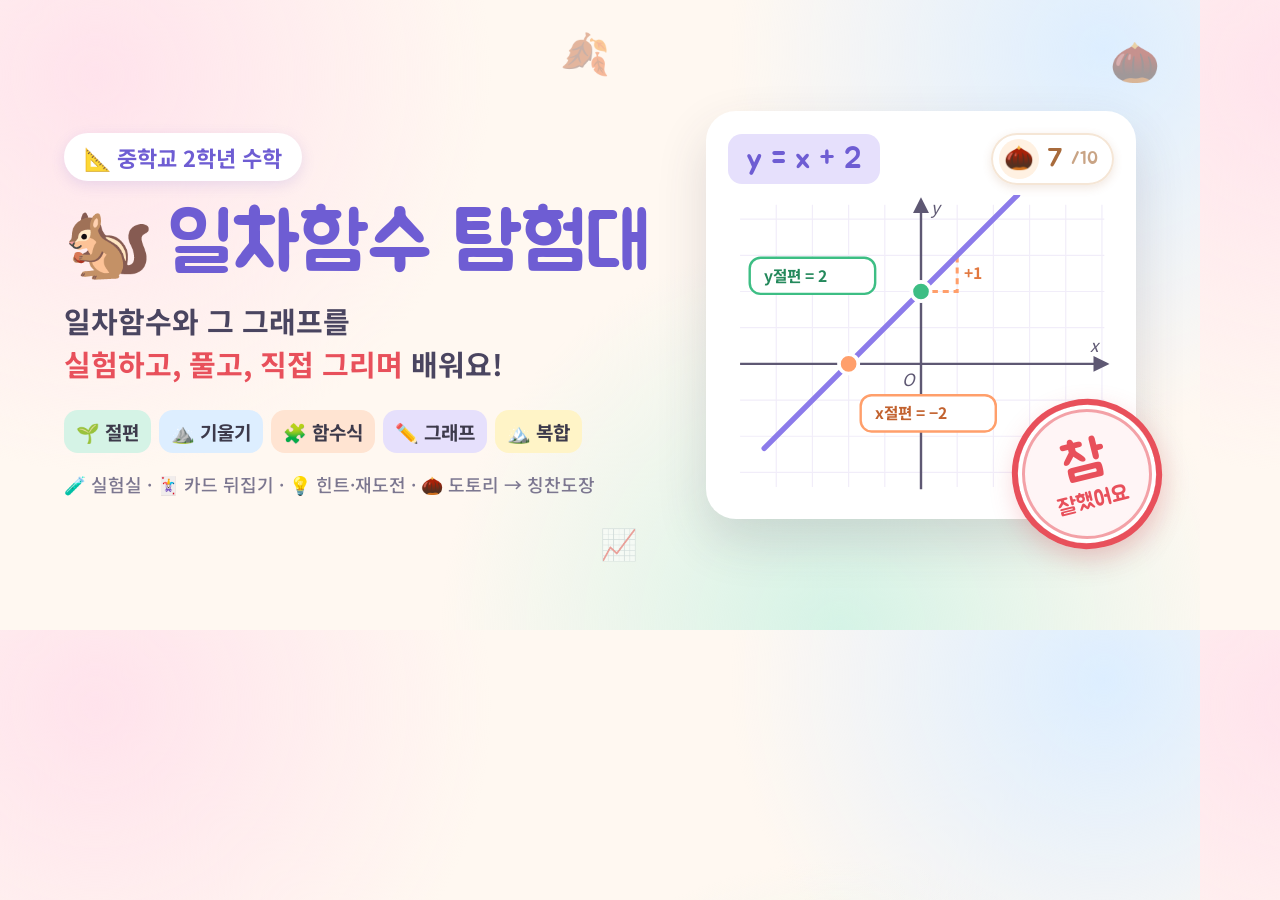
<file: og/og-image.html>
<!doctype html>
<html lang="ko">
<head>
<meta charset="utf-8">
<link rel="stylesheet" href="https://fonts.googleapis.com/css2?family=Jua&family=Noto+Sans+KR:wght@500;700;900&display=swap">
<style>
  * { box-sizing: border-box; margin: 0; }
  html, body { width: 1200px; height: 630px; overflow: hidden; }
  body {
    font-family: 'Noto Sans KR', sans-serif; color: #3D3A4B;
    background: #FFF8F1;
    background-image:
      radial-gradient(circle at 8% 12%, #FFE3EC 0, transparent 32%),
      radial-gradient(circle at 92% 8%, #DDEEFF 0, transparent 30%),
      radial-gradient(circle at 70% 100%, #D5F3E6 0, transparent 38%);
    position: relative;
  }
  .deco { position: absolute; font-size: 40px; opacity: .45; }
  .wrap { position: absolute; inset: 0; padding: 58px 64px; display: grid; grid-template-columns: 1fr 430px; gap: 36px; align-items: center; }

  .badge { display: inline-flex; align-items: center; gap: 8px; background: #fff; color: #6E5DD3; font-weight: 700; font-size: 22px; padding: 8px 20px; border-radius: 999px; box-shadow: 0 4px 14px rgba(110,93,211,.15); }
  h1 { font-family: 'Jua', sans-serif; font-weight: 400; font-size: 80px; line-height: 1.05; white-space: nowrap; color: #6E5DD3; margin: 22px 0 12px; display: flex; align-items: center; gap: 14px; letter-spacing: -1px; }
  h1 .sq { font-size: 72px; }
  .sub { font-size: 29px; font-weight: 700; line-height: 1.45; color: #4A4560; }
  .sub b { color: #E8505B; }
  .steps { display: flex; gap: 8px; margin-top: 26px; }
  .step { font-size: 19px; font-weight: 700; padding: 8px 12px; white-space: nowrap; border-radius: 14px; background: #fff; box-shadow: inset 0 0 0 2px #EEE8F6; }
  .step:nth-child(1) { background: #D5F3E6; box-shadow: none; }
  .step:nth-child(2) { background: #DDEEFF; box-shadow: none; }
  .step:nth-child(3) { background: #FFE4D2; box-shadow: none; }
  .step:nth-child(4) { background: #E6E0FC; box-shadow: none; }
  .step:nth-child(5) { background: #FFF4C7; box-shadow: none; }
  .feat { margin-top: 18px; font-size: 18px; white-space: nowrap; color: #7C7790; font-weight: 500; }

  .panel { position: relative; background: #fff; border-radius: 30px; padding: 22px; box-shadow: 0 22px 50px rgba(61,58,75,.16); }
  .panel-top { display: flex; justify-content: space-between; align-items: center; margin-bottom: 10px; }
  .pill { display: flex; align-items: center; gap: 8px; background: #fff; border-radius: 999px; padding: 6px 16px 6px 8px; box-shadow: 0 3px 10px rgba(168,107,60,.16), inset 0 0 0 2px #F5E6D6; font-family: 'Jua'; font-size: 26px; color: #A86B3C; }
  .pill i { font-style: normal; width: 40px; height: 40px; border-radius: 50%; background: #FFF1E2; display: grid; place-items: center; font-size: 24px; }
  .pill small { font-size: 18px; color: #C9A485; }
  .eq { font-family: "Jua", sans-serif; font-size: 30px; color: #6E5DD3; background: #E6E0FC; padding: 6px 18px; border-radius: 14px; }
  svg { display: block; width: 100%; height: auto; }
  .stamp {
    position: absolute; right: -26px; bottom: -30px; width: 150px; height: 150px; border-radius: 50%;
    border: 6px solid #E8505B; color: #E8505B; background: radial-gradient(circle, #FFF5F6 60%, #FFE9EC 100%);
    box-shadow: inset 0 0 0 4px #fff, inset 0 0 0 7px rgba(232,80,91,.5), 0 10px 24px rgba(232,80,91,.25);
    display: flex; flex-direction: column; align-items: center; justify-content: center;
    font-family: 'Jua'; line-height: 1.05; transform: rotate(-14deg);
  }
  .stamp span:first-child { font-size: 52px; }
  .stamp span:last-child { font-size: 22px; }
  .flip {
    position: absolute; left: -38px; top: 120px; width: 96px; height: 128px; border-radius: 16px;
    background: linear-gradient(160deg, #FFE0E8, #fff); box-shadow: 0 10px 24px rgba(242,122,146,.28), inset 0 0 0 3px #F8C6D2;
    display: grid; place-items: center; font-size: 46px; transform: rotate(-10deg);
  }
</style>
</head>
<body>
  <span class="deco" style="top:22px;left:560px">🍂</span>
  <span class="deco" style="top:30px;right:40px">🌰</span>
  <span class="deco" style="top:520px;left:600px;font-size:30px">📈</span>
  <div class="wrap">
    <div>
      <span class="badge">📐 중학교 2학년 수학</span>
      <h1><span class="sq">🐿️</span>일차함수 탐험대</h1>
      <p class="sub">일차함수와 그 그래프를<br><b>실험하고, 풀고, 직접 그리며</b> 배워요!</p>
      <div class="steps">
        <span class="step">🌱 절편</span><span class="step">⛰️ 기울기</span><span class="step">🧩 함수식</span><span class="step">✏️ 그래프</span><span class="step">🏔️ 복합</span>
      </div>
      <p class="feat">🧪 실험실 · 🃏 카드 뒤집기 · 💡 힌트·재도전 · 🌰 도토리 → 칭찬도장</p>
    </div>

    <div class="panel">
      <div class="panel-top">
        <span class="eq">y = x + 2</span>
        <span class="pill"><i>🌰</i>7<small>/10</small></span>
      </div>
      <svg viewBox="0 0 320 250">
        <g stroke="#F1EDF9" stroke-width="1">
          <path d="M40 8V242M70 8V242M100 8V242M130 8V242M190 8V242M220 8V242M250 8V242M280 8V242M310 8V242"/>
          <path d="M10 20H312M10 50H312M10 80H312M10 110H312M10 170H312M10 200H312M10 230H312"/>
        </g>
        <g stroke="#5E5873" stroke-width="2" fill="#5E5873">
          <path d="M10 140H304"/><path d="M314 140l-10-5v10z"/>
          <path d="M160 244V14"/><path d="M160 4l-5 10h10z"/>
        </g>
        <g font-family="Noto Sans KR" font-size="14" font-style="italic" fill="#5E5873">
          <text x="300" y="130">x</text><text x="168" y="16">y</text><text x="144" y="158">O</text>
        </g>
        <!-- 기울기 삼각형 -->
        <path d="M160 80H190V50" fill="none" stroke="#FF9F6B" stroke-width="2.5" stroke-dasharray="5 4"/>
        <line x1="30" y1="210" x2="240" y2="0" stroke="#8C7BEA" stroke-width="4.5" stroke-linecap="round"/>
        <circle cx="160" cy="80" r="8" fill="#3DBE84" stroke="#fff" stroke-width="3"/>
        <circle cx="100" cy="140" r="8" fill="#FF9F6B" stroke="#fff" stroke-width="3"/>
        <g font-family="Noto Sans KR" font-weight="700" font-size="13">
          <rect x="18" y="52" width="104" height="30" rx="9" fill="#fff" stroke="#3DBE84" stroke-width="2"/>
          <text x="30" y="72" fill="#24895C">y절편 = 2</text>
          <rect x="110" y="166" width="112" height="30" rx="9" fill="#fff" stroke="#FF9F6B" stroke-width="2"/>
          <text x="122" y="186" fill="#C2622F">x절편 = −2</text>
          <text x="196" y="70" fill="#E2783F">+1</text>
        </g>
      </svg>
      <div class="stamp"><span>참</span><span>잘했어요</span></div>
    </div>
  </div>
</body>
</html>
</file>
